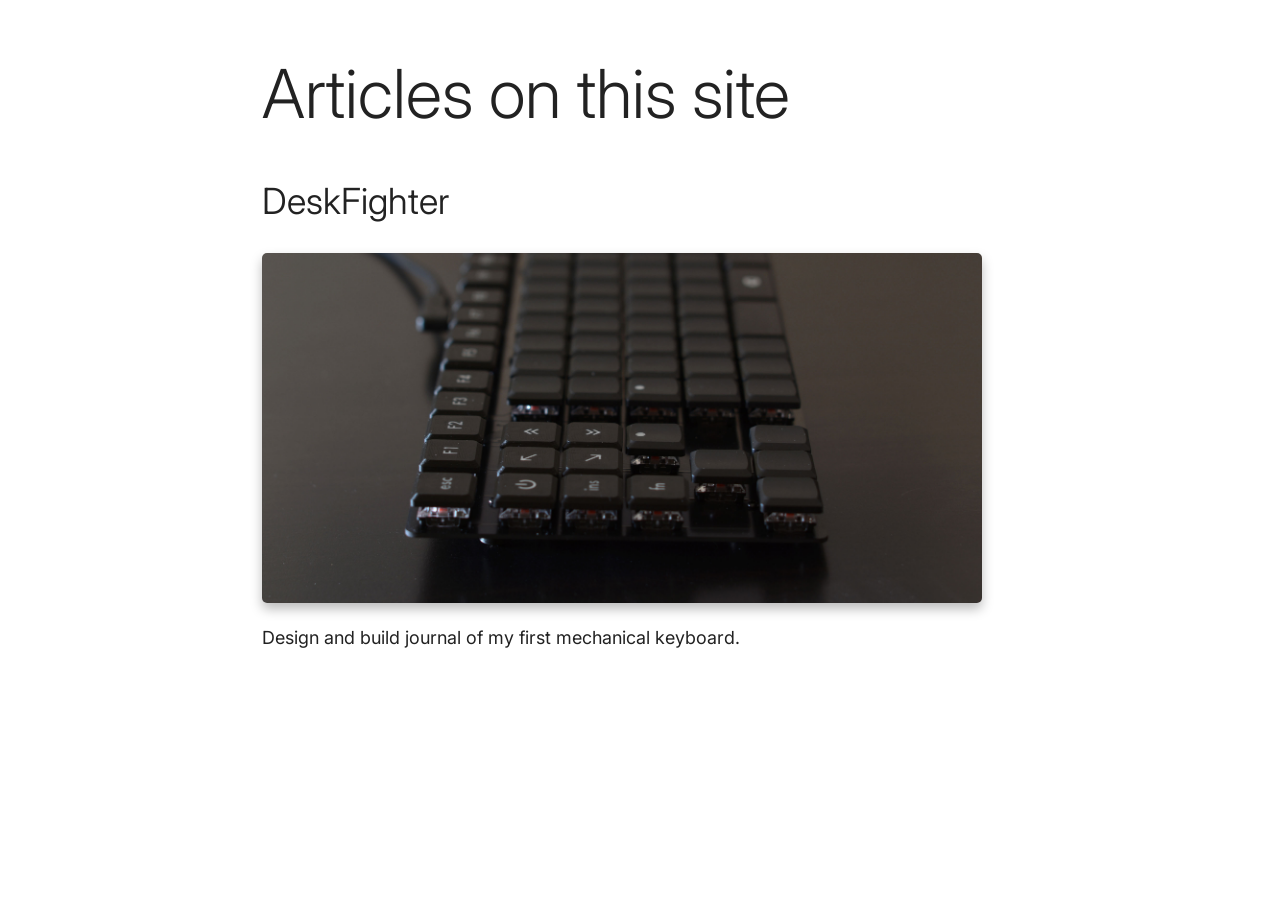
<file: index.html>
<!DOCTYPE html>
<html lang="en">

<head>
	<meta charset="UTF-8">
	<meta name="viewport" content="width=device-width, initial-scale=1.0">
	<title>Articles</title>
	<meta name="color-scheme" content="light dark" />
	<link href="/style/style.css" rel="stylesheet" media="all">
</head>

<body>
	<main>
		<h1>Articles on this site</h1>

		<section id="DeskFighter">
			<h2>DeskFighter</h2>
			<a href="DeskFighter/">
				<img src="DeskFighter/images/teaser.jpg" alt="low-key photo of keyboard with narrow depth of field" loading="lazy" width="3000" height="1458">
			</a>
			<p>Design and build journal of my first mechanical keyboard.</p>
		</section>
	</main>
</body>
</html>
</file>
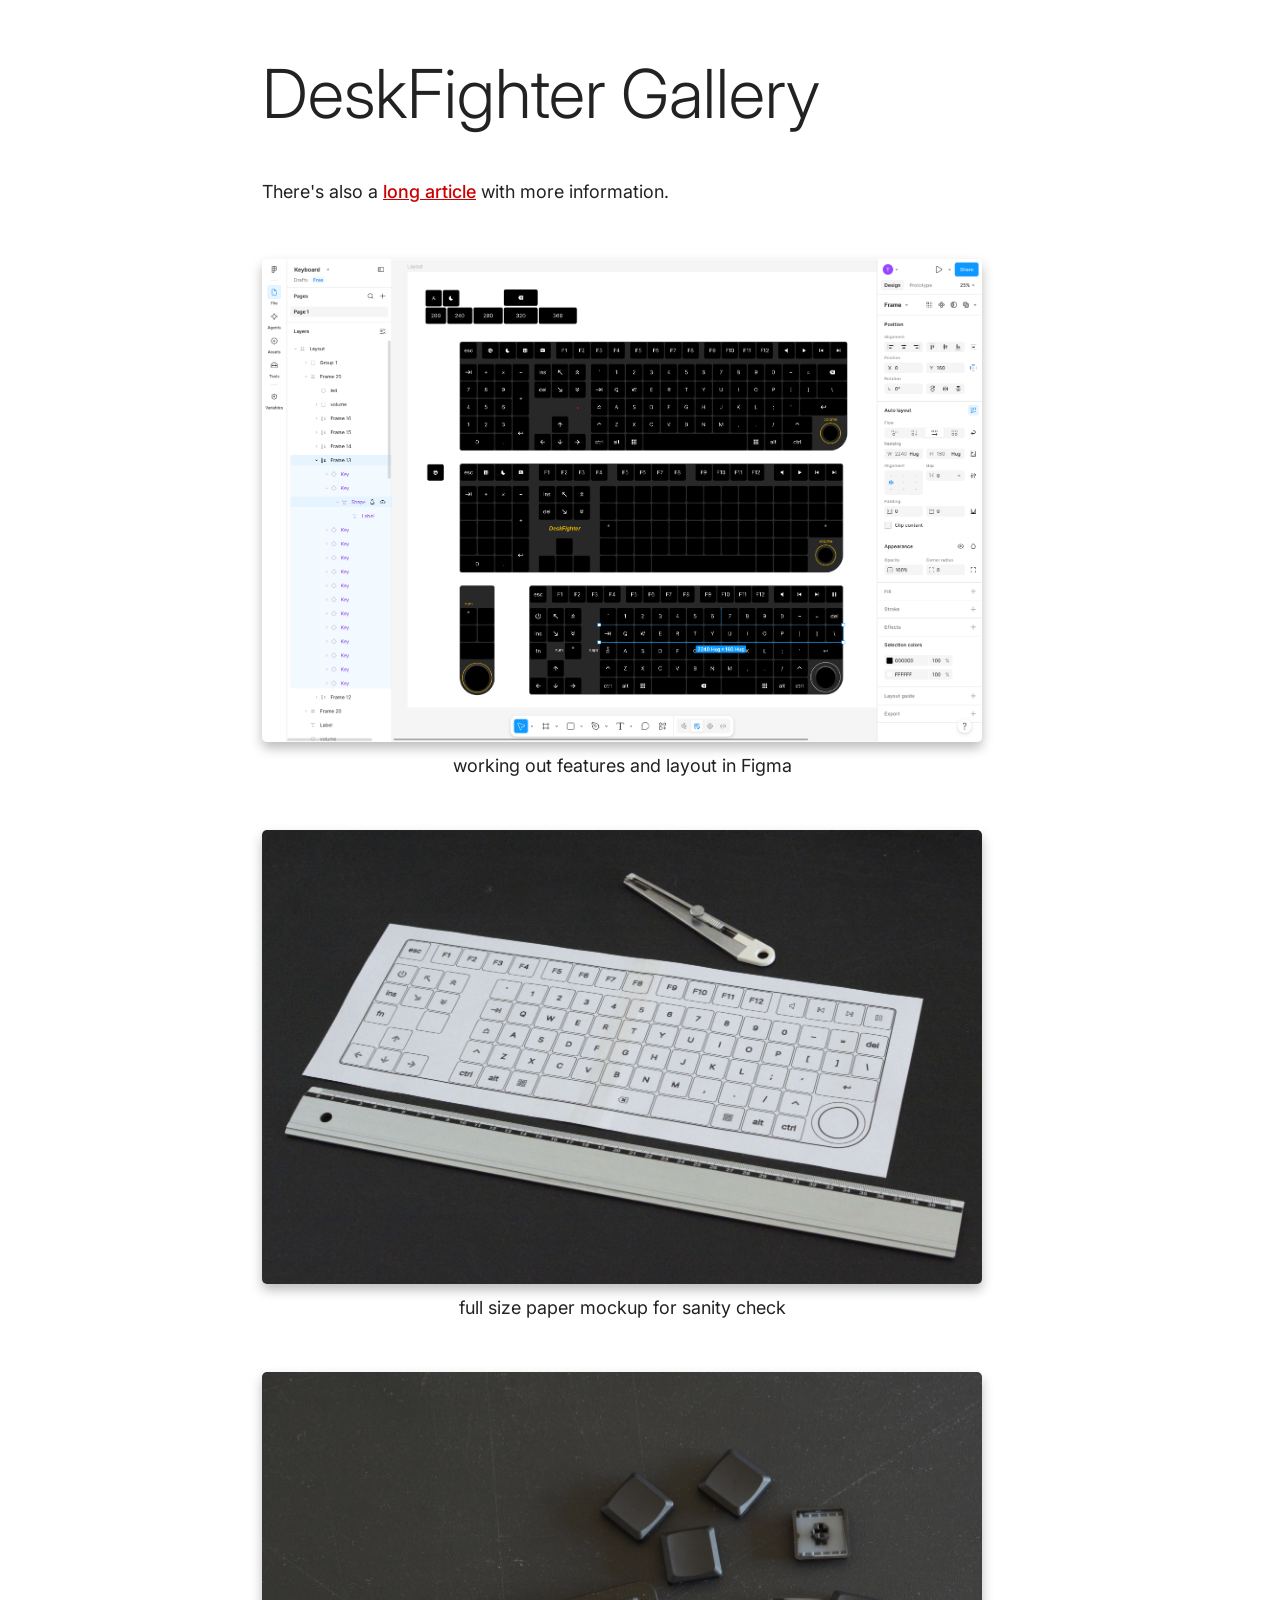
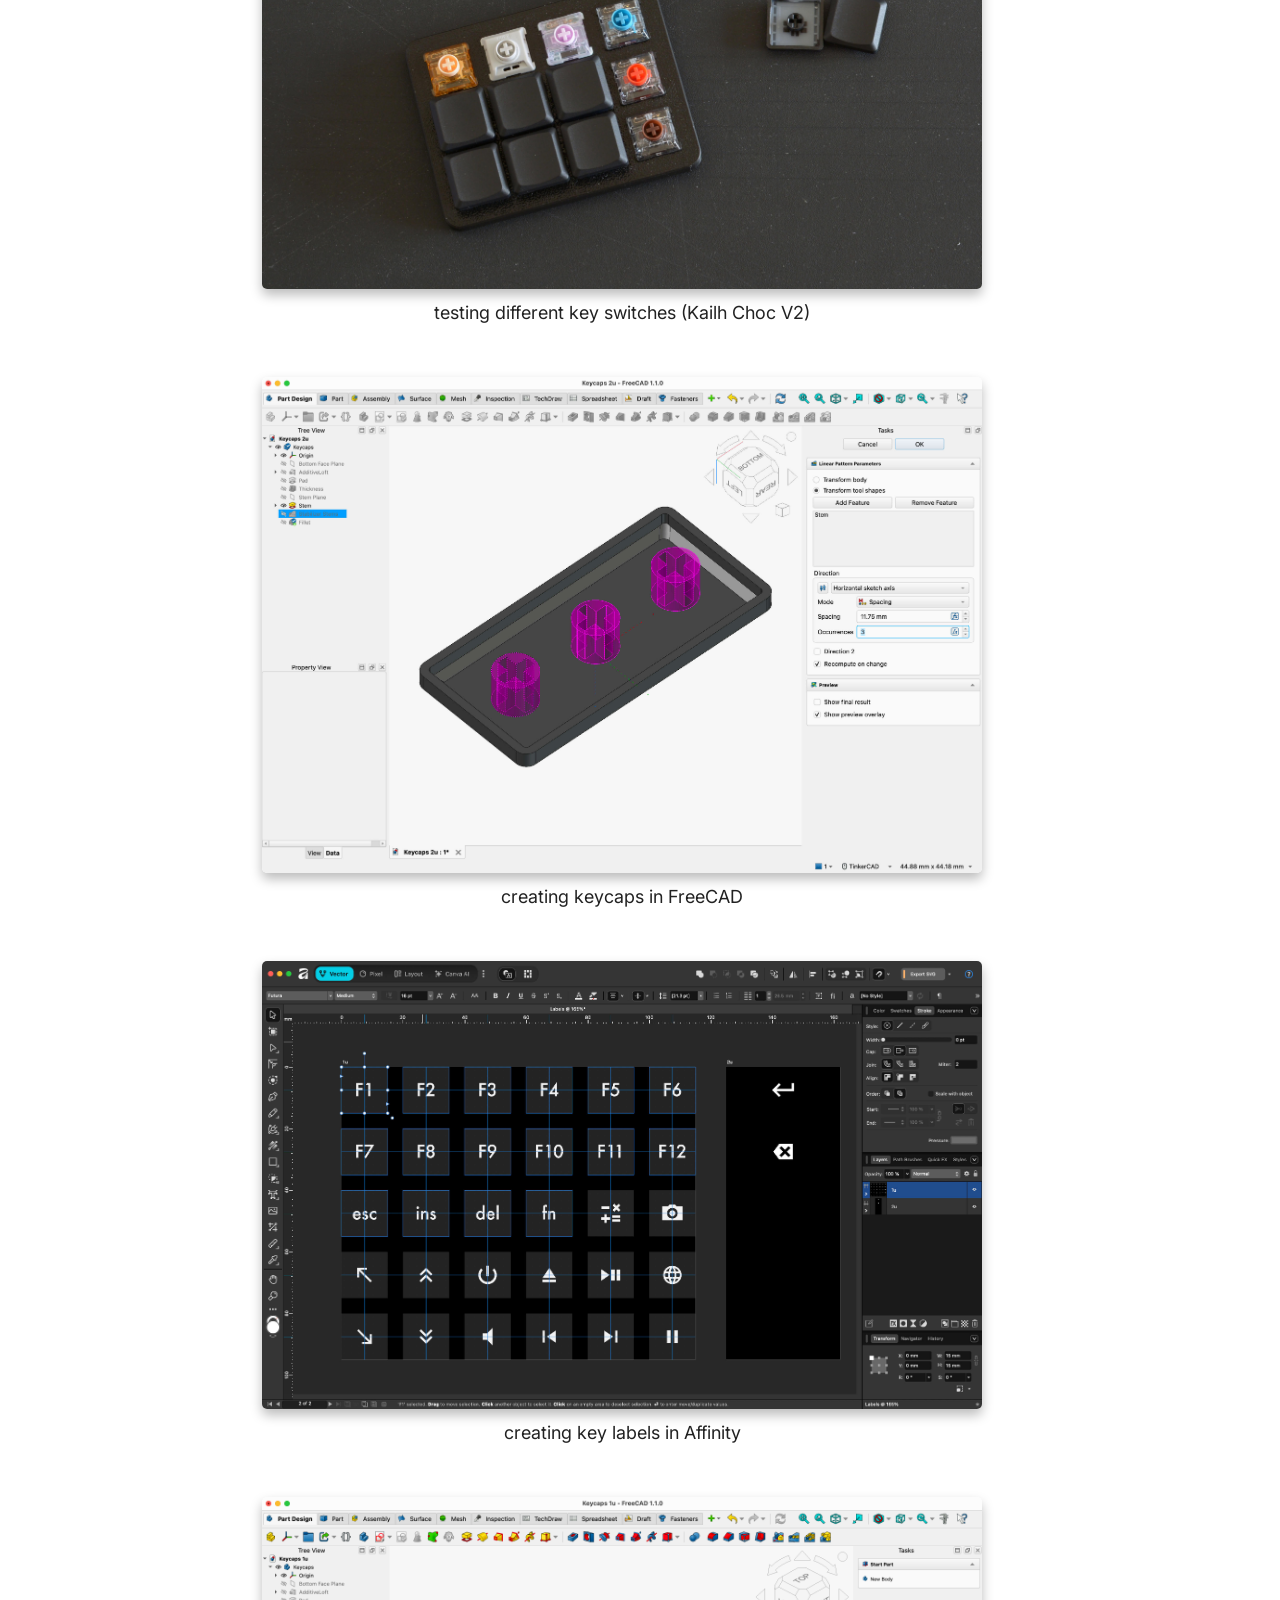
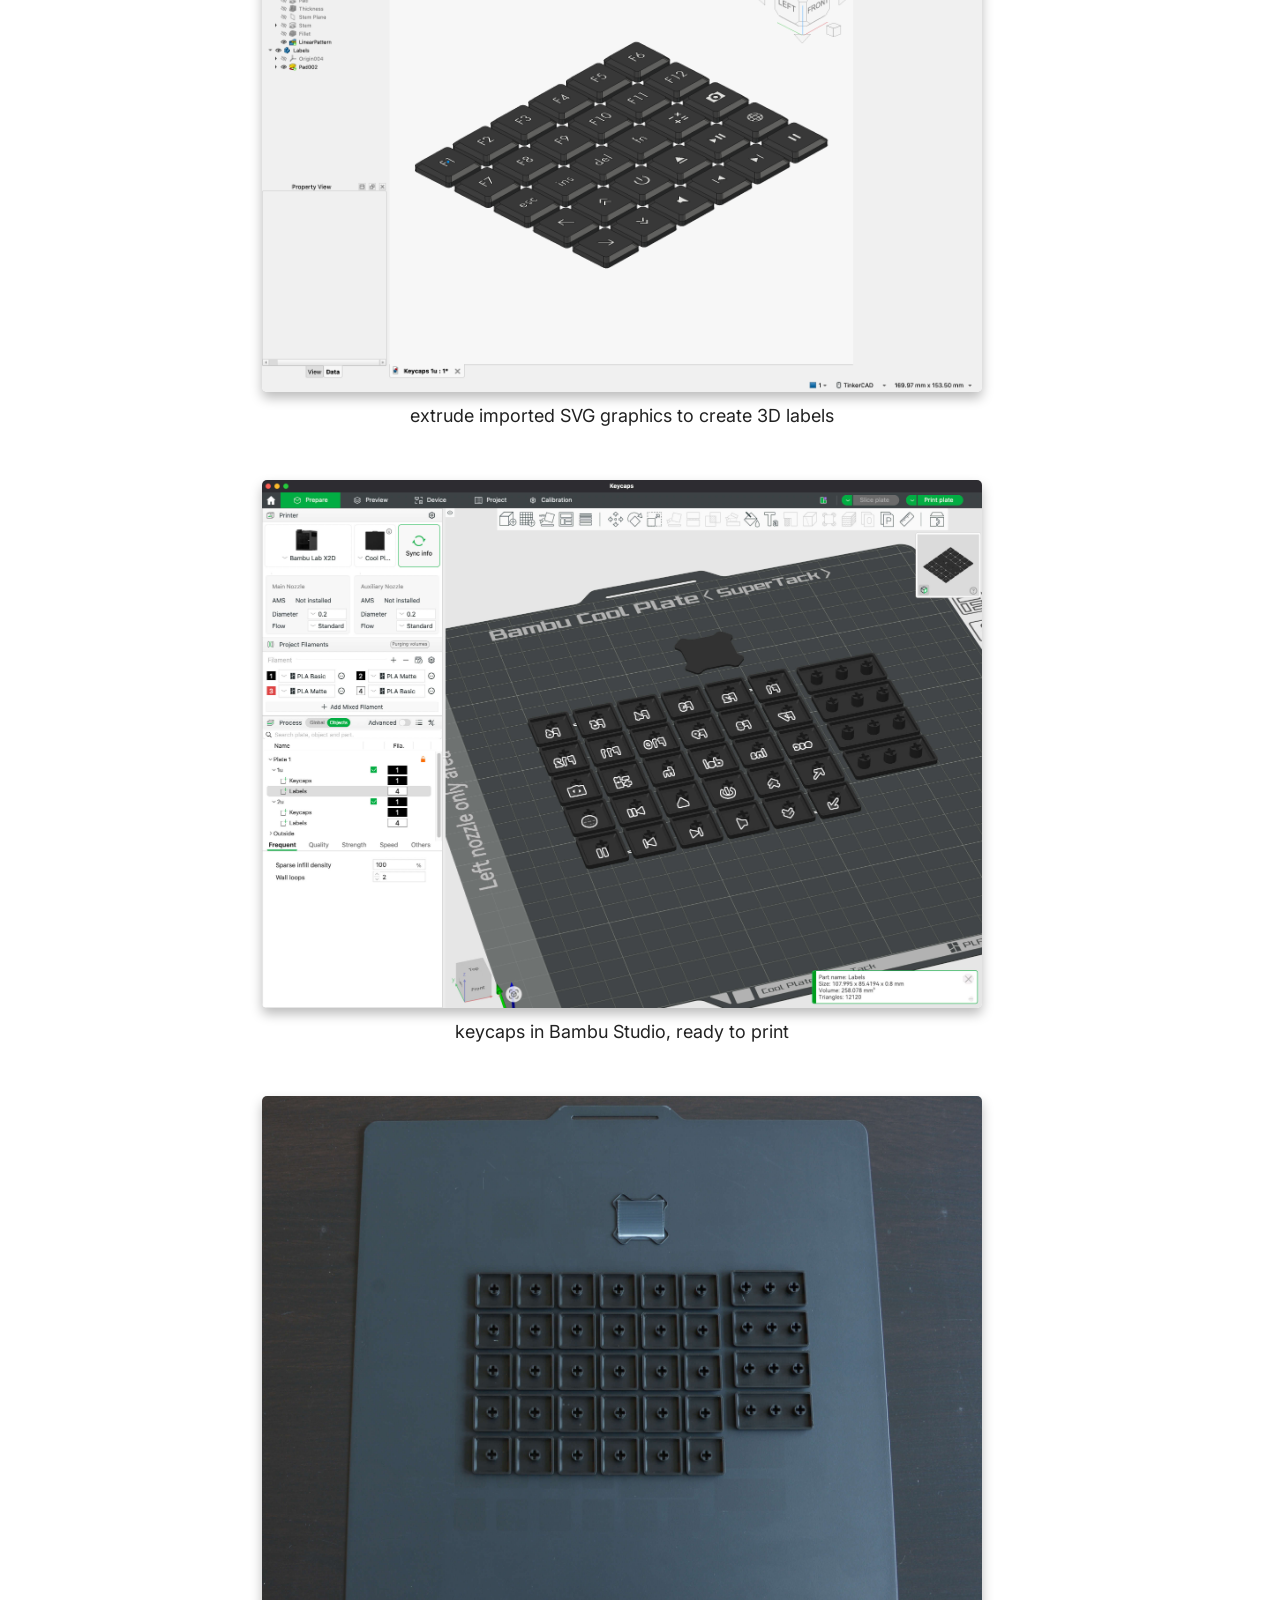
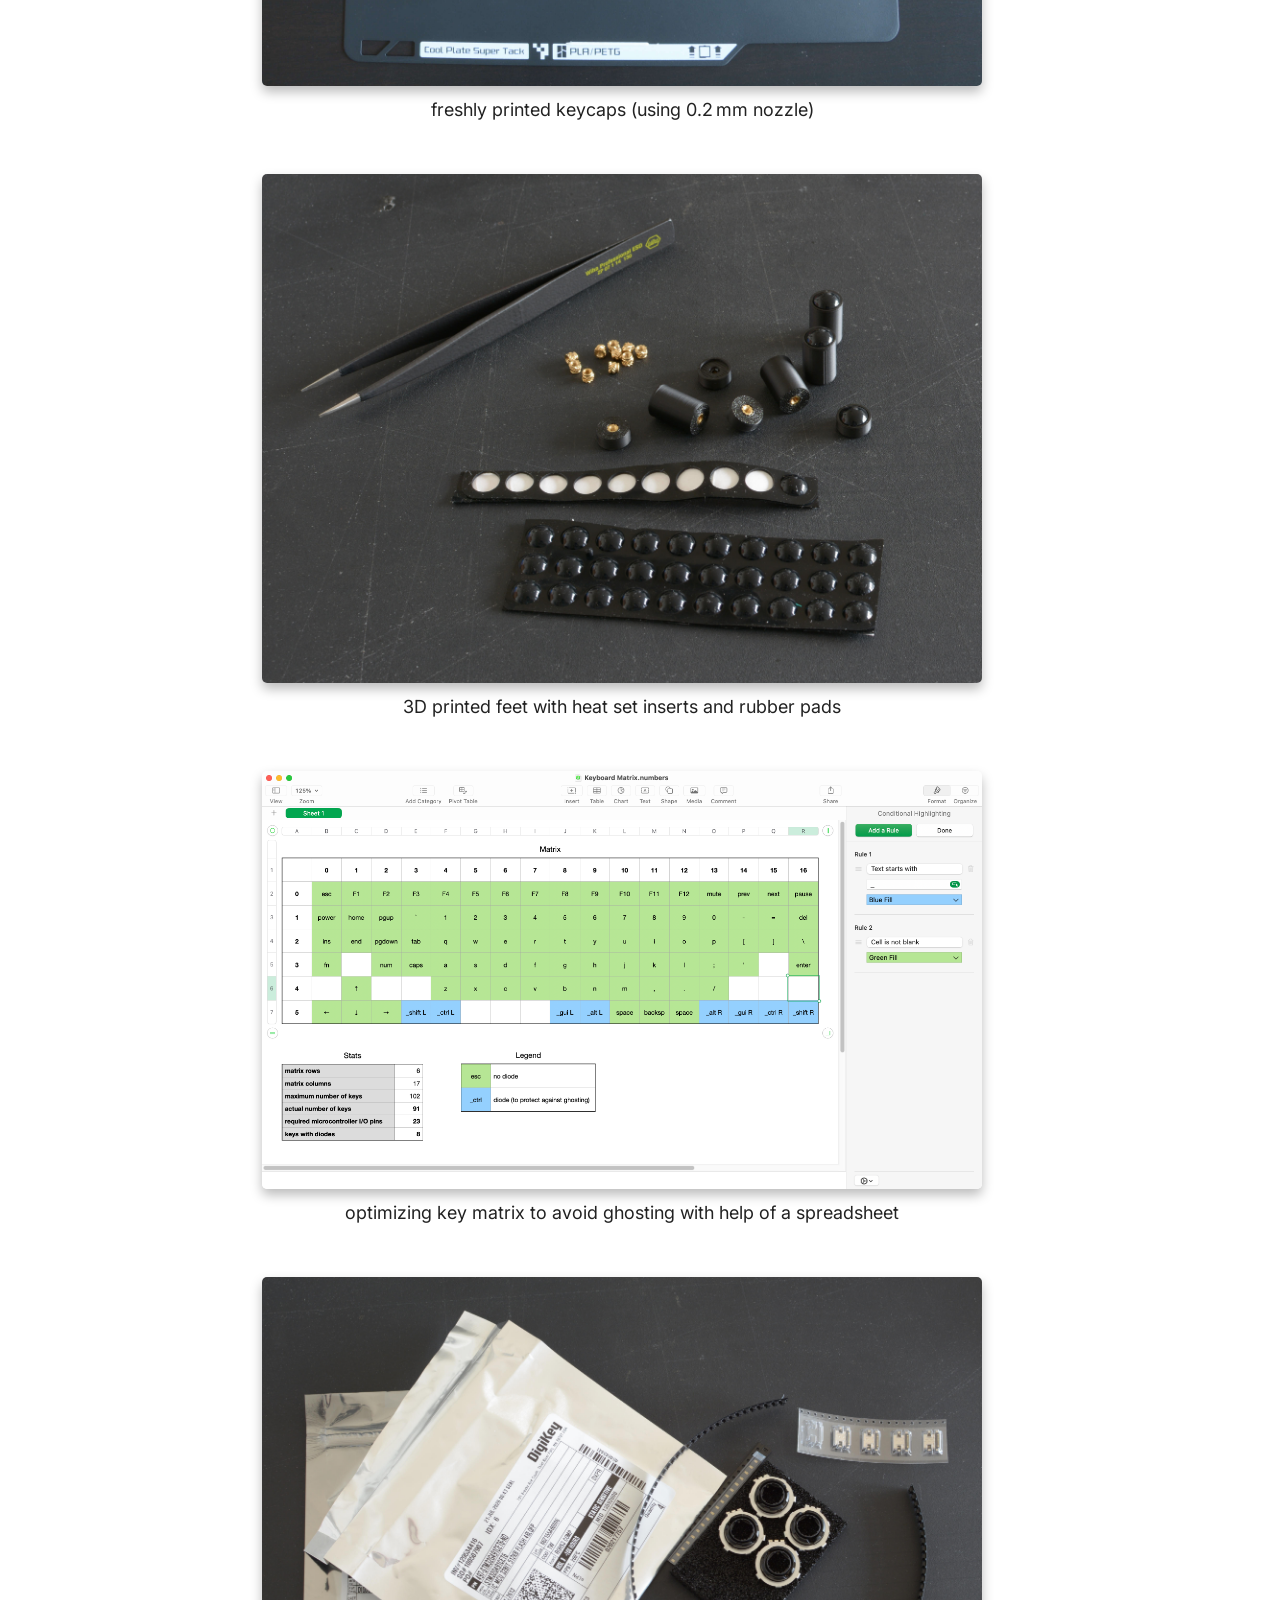
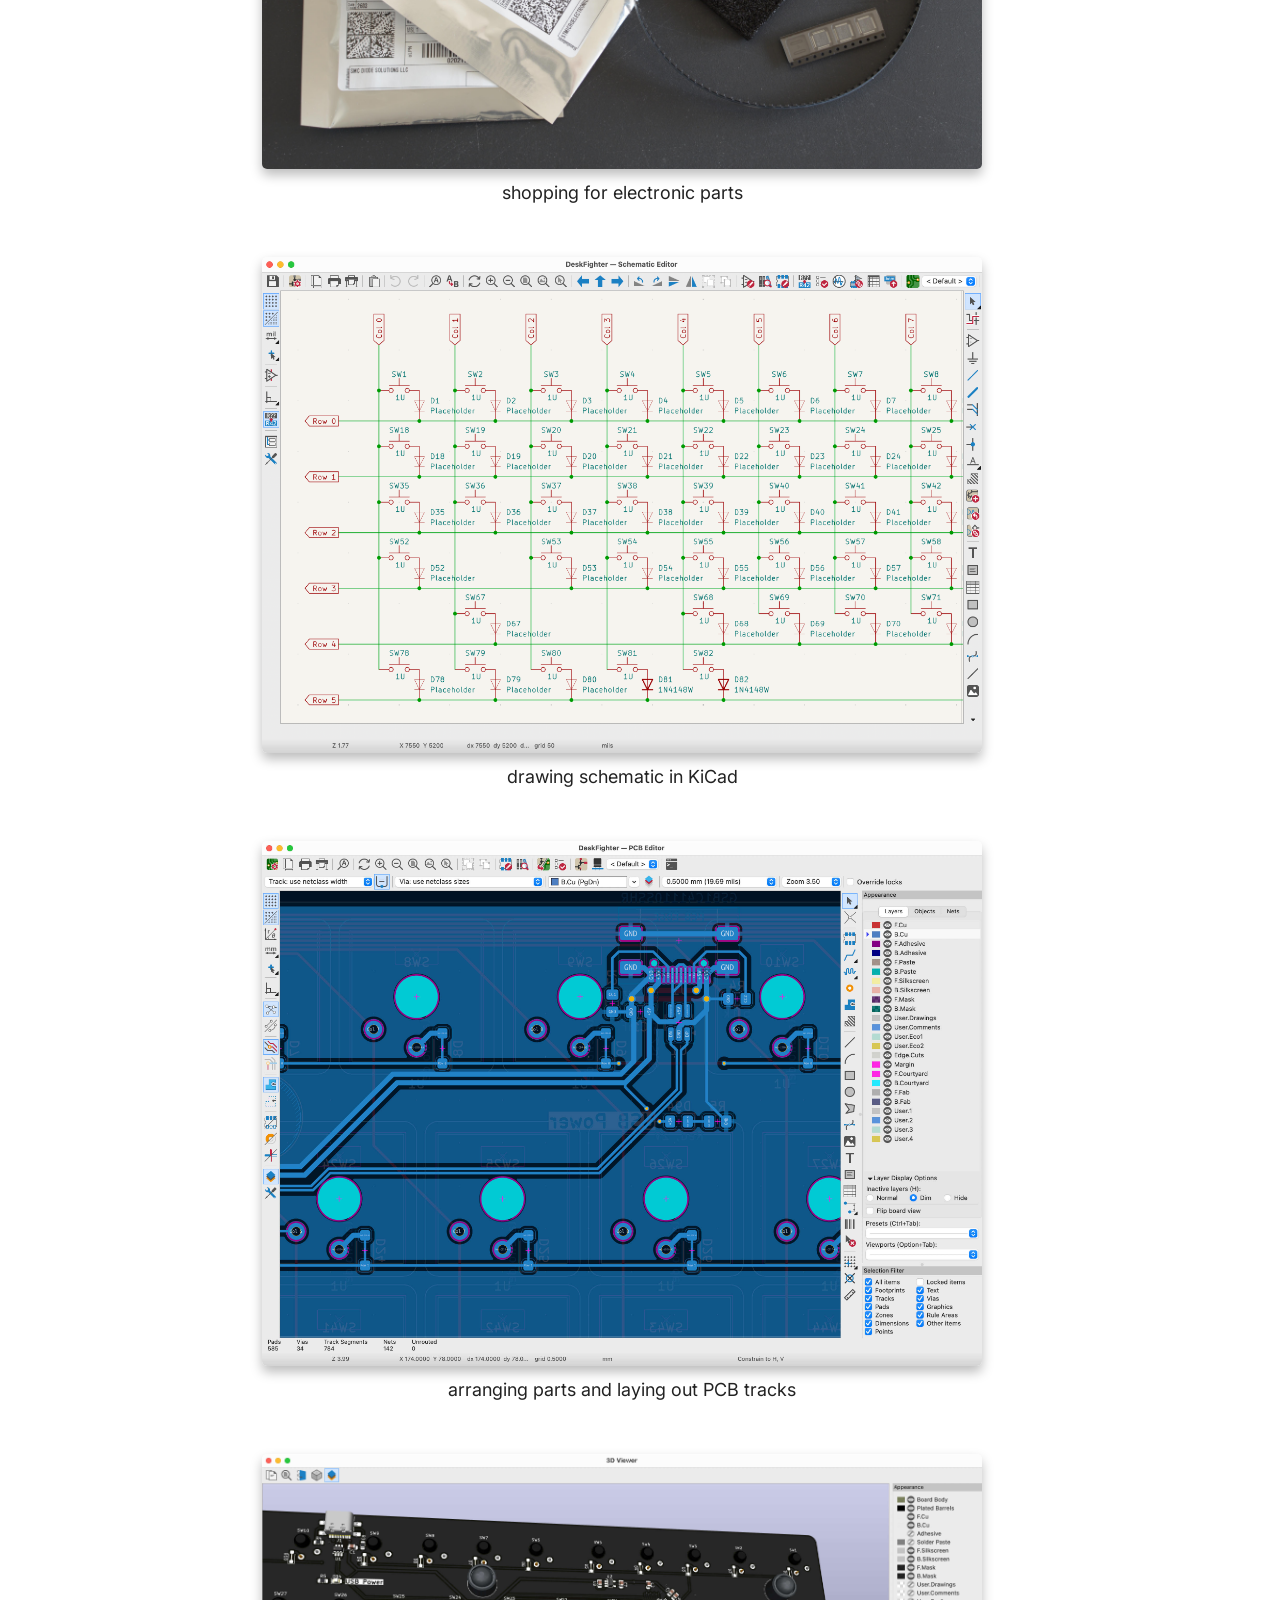
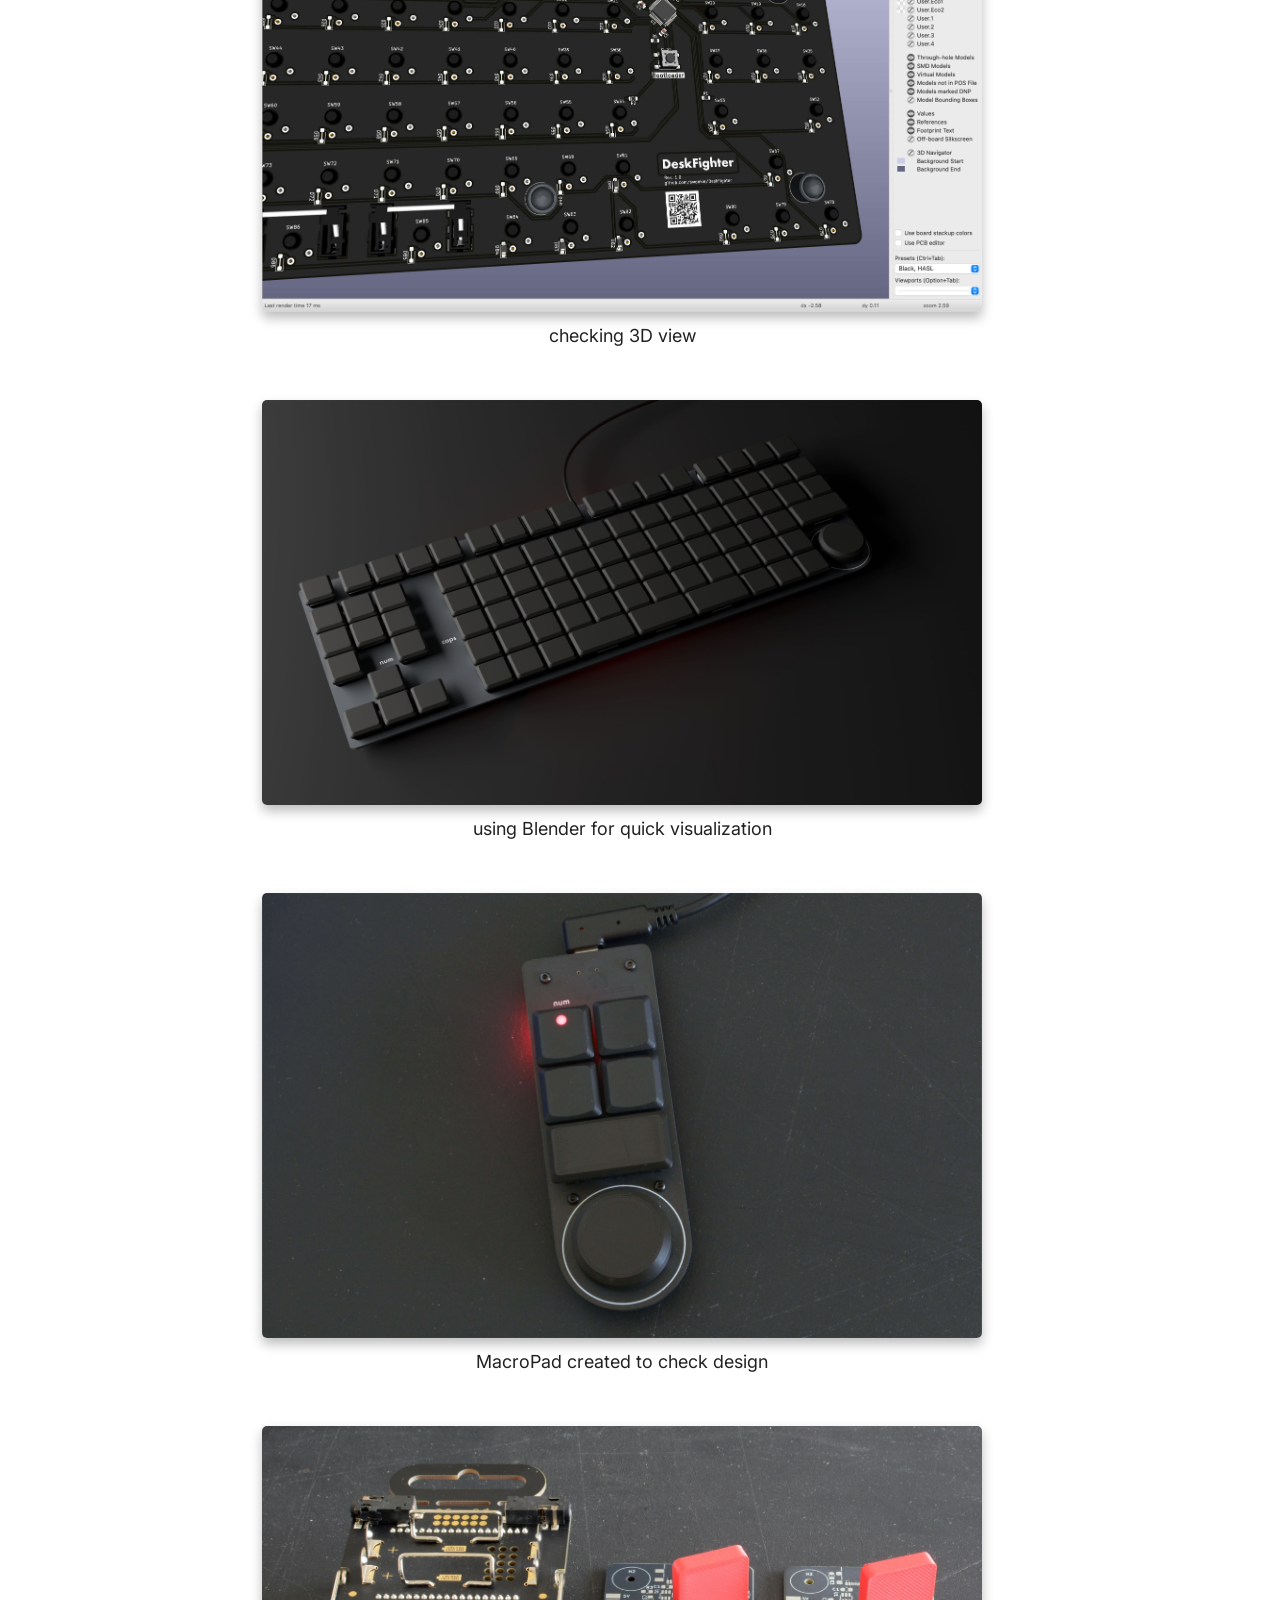
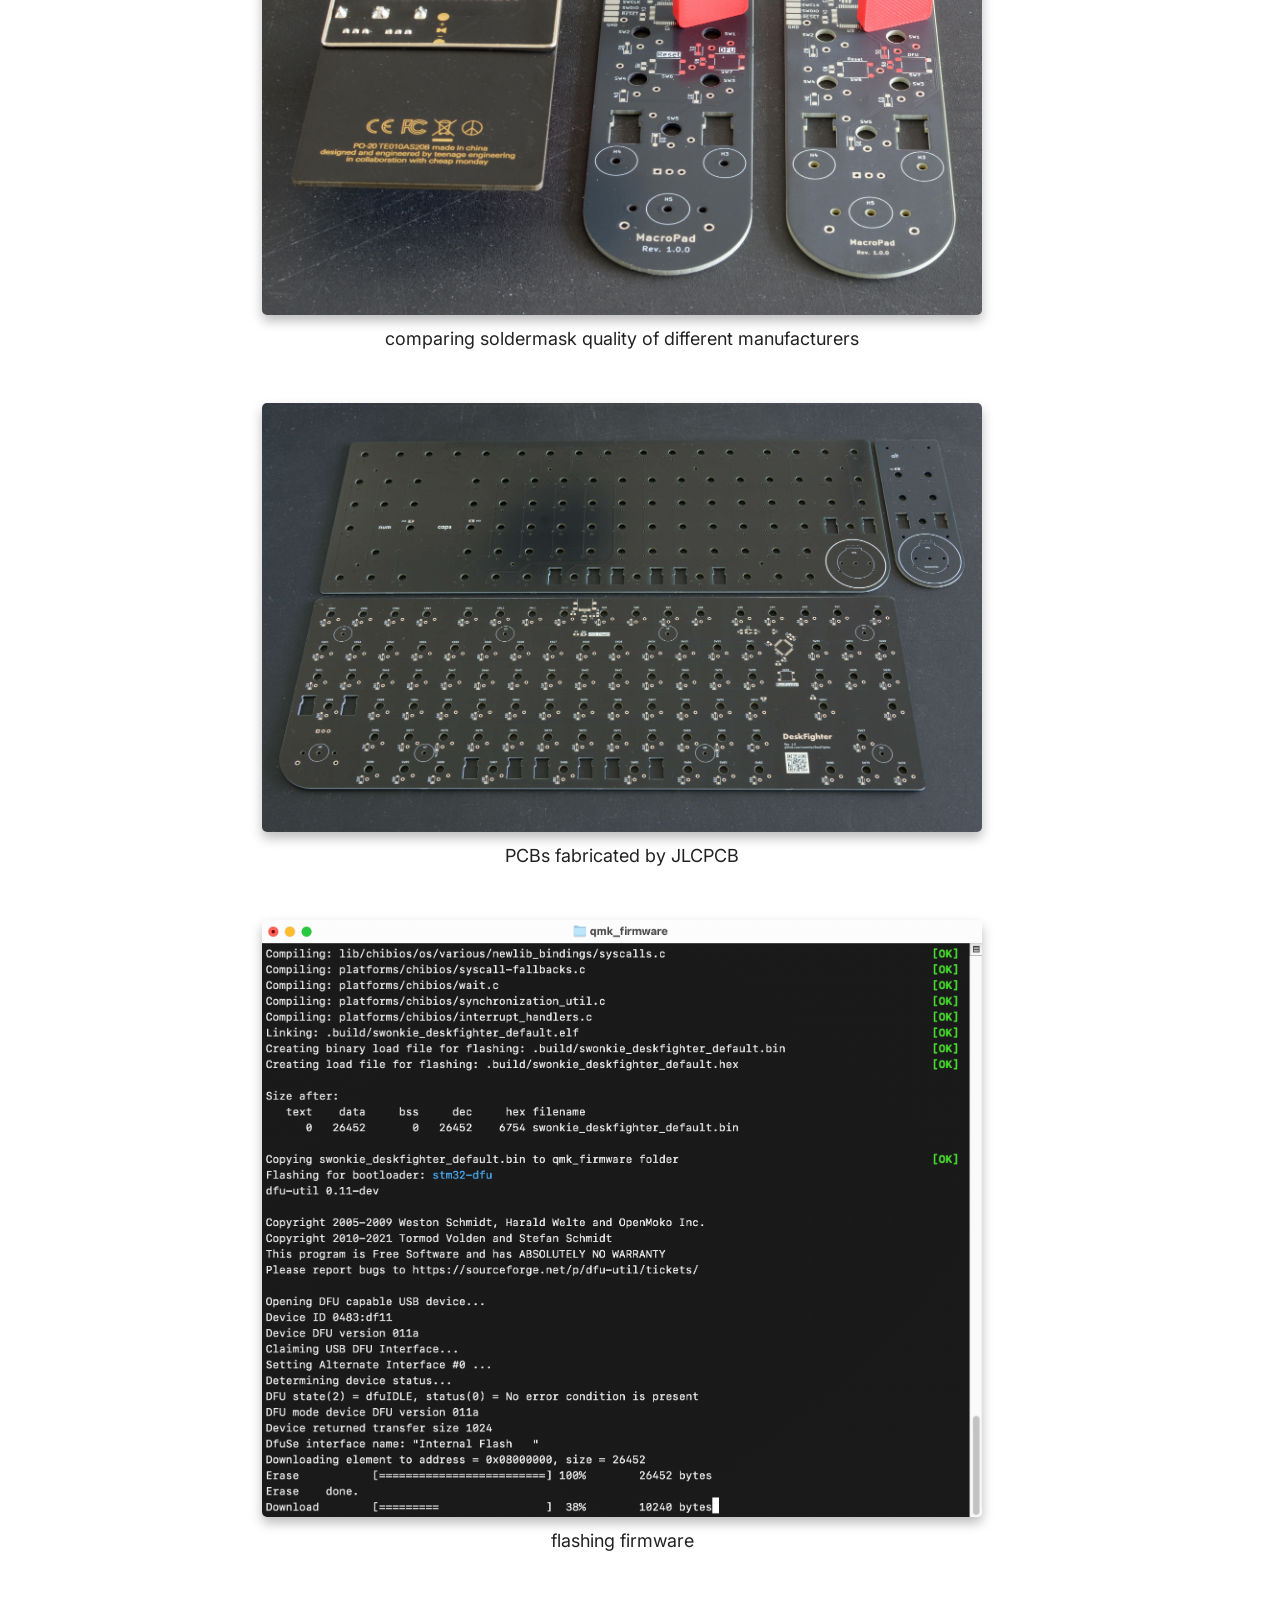
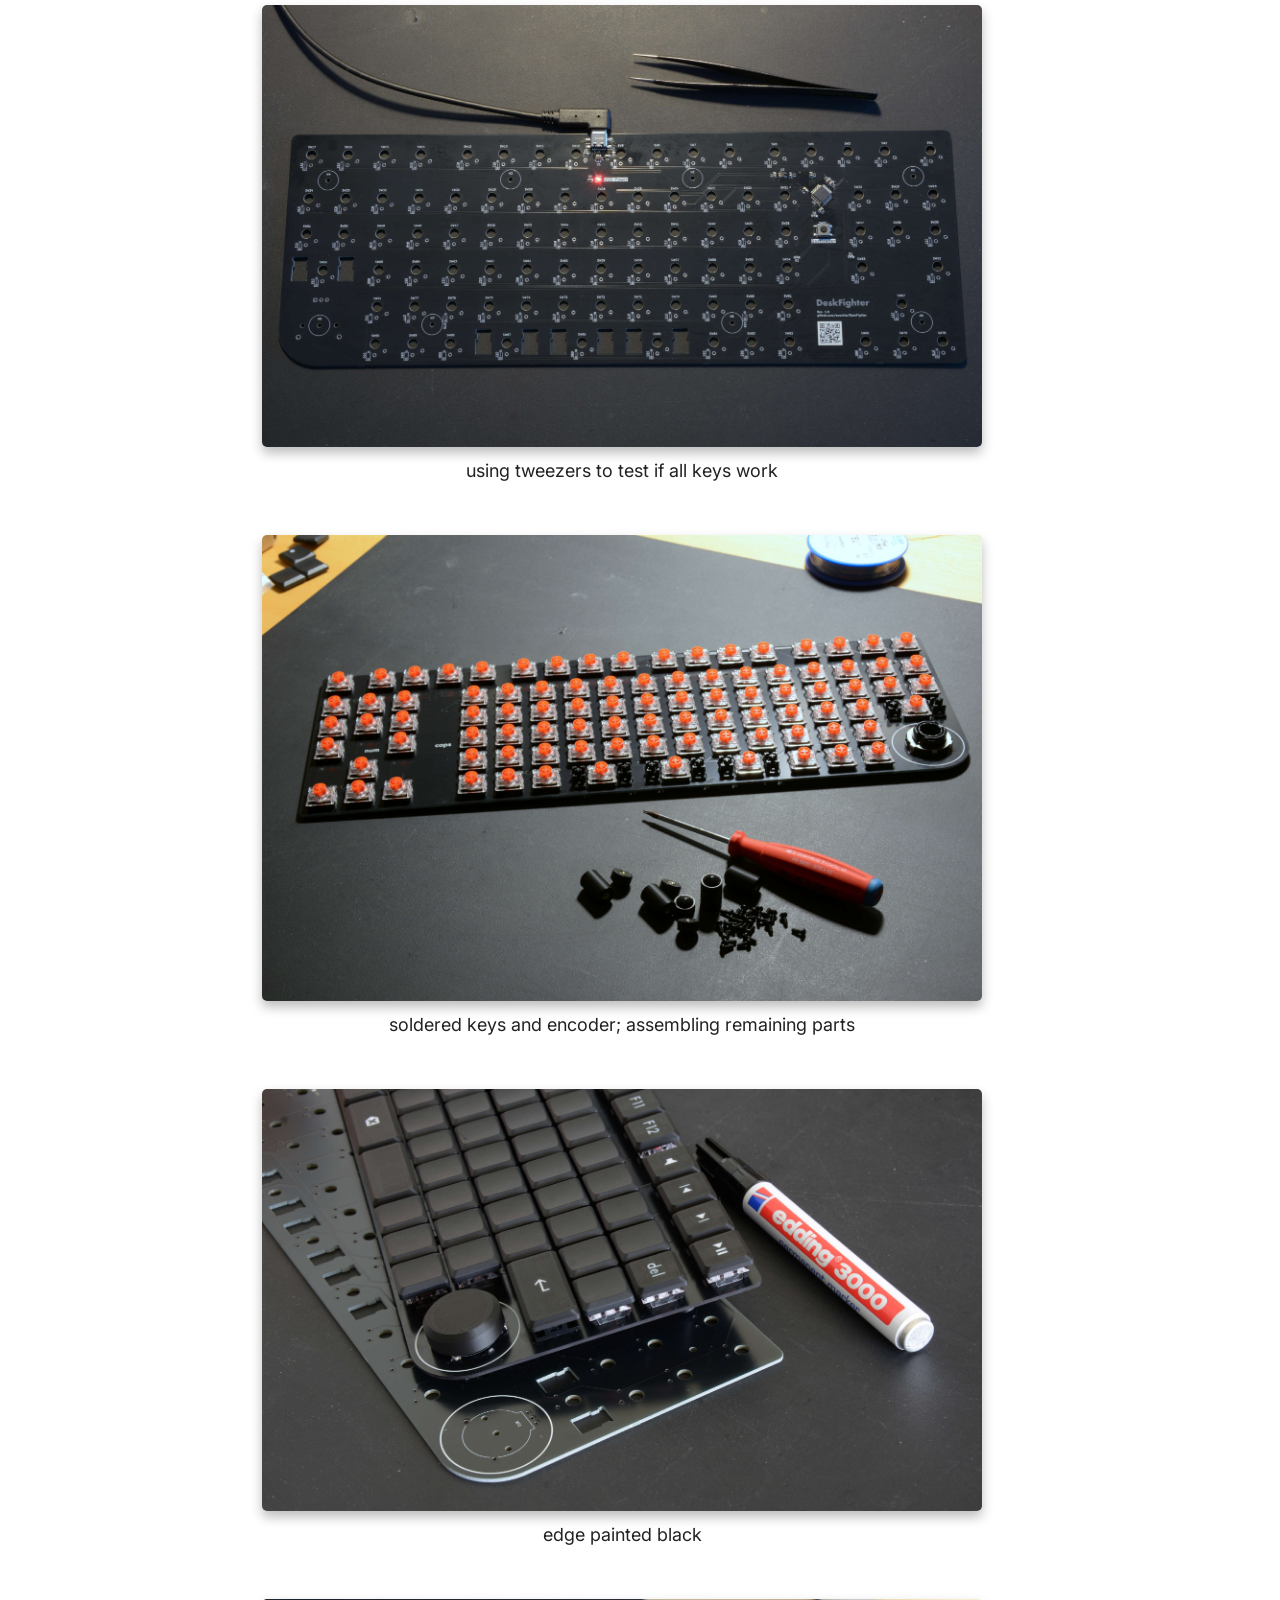
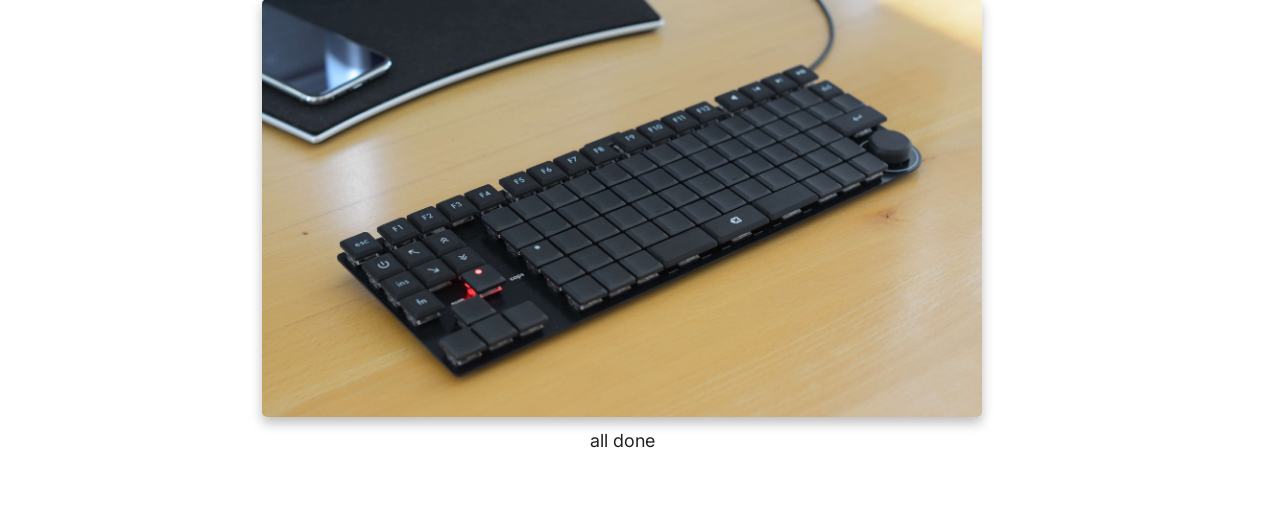
<file: DeskFighter/gallery.html>
<!DOCTYPE html>
<html lang="en">

<head>
	<meta charset="UTF-8">
	<meta name="viewport" content="width=device-width, initial-scale=1.0">
	<title>DeskFighter Keyboard Gallery</title>
	<meta name="color-scheme" content="light dark" />
	<link href="/style/style.css" rel="stylesheet" media="all">
	<link href="style/gallery.css" rel="stylesheet" media="all">
	<meta name="description" content="Image gallery for design and build process of DeskFighter keyboard." />
	<meta property="og:title" content="DeskFighter Gallery" />
	<meta property="description" content="Image gallery for design and build process of DeskFighter keyboard." />
	<meta property="og:description" content="Image gallery for design and build process of DeskFighter keyboard." />
	<meta property="og:image" content="https://haldimann.app/DeskFighter/images/teaser.jpg" />
	<meta property="og:image:alt" content="low-key photo of keyboard with narrow depth of field" />
	<meta property="og:image:type" content="image/jpeg" />
	<meta property="og:image:width" content="3000" />
	<meta property="og:image:height" content="1458" />
	<meta property="og:url" content="https://haldimann.app/DeskFighter/gallery.html" />
	<meta property="og:type" content="website" />
</head>

<body>
	<main>
		<h1>DeskFighter Gallery</h1>
		<p>There's also a <a href="./">long article</a> with more information.</p>
		<figure>
			<a href="images/Figma layout.png">
				<img src="images/Figma layout.png" alt="screenshot of the keyboard layout in Figma" loading="lazy" width="3306" height="2218">
			</a>
			<figcaption>working out features and layout in Figma</figcaption>
		</figure>
		<figure>
			<a href="images/paper prototype.jpg">
				<img src="images/paper prototype.jpg" alt="photo of keyboard layout paper printout" loading="lazy" width="3000" height="1895">
			</a>
			<figcaption>full size paper mockup for sanity check</figcaption>
		</figure>
		<figure>
			<a href="images/key samples.jpg">
				<img src="images/key samples.jpg" alt="photo of key sampler" loading="lazy" width="3000" height="2154">
			</a>
			<figcaption>testing different key switches (Kailh Choc V2)</figcaption>
		</figure>
		<figure>
			<a href="images/FreeCAD 2u keycap.jpg">
				<img src="images/FreeCAD 2u keycap.jpg" alt="screenshot of 2u keycap in FreeCAD" loading="lazy" width="3106" height="2138">
			</a>
			<figcaption>creating keycaps in FreeCAD</figcaption>
		</figure>
		<figure>
			<a href="images/label design.jpg">
				<img src="images/label design.jpg" alt="screenshot of key labels in Affinity" loading="lazy" width="3182" height="1978">
			</a>
			<figcaption>creating key labels in Affinity</figcaption>
		</figure>
		<figure>
			<a href="images/FreeCAD 1u keycaps.png">
				<img src="images/FreeCAD 1u keycaps.png" alt="screenshot of 1u keycaps with labels in FreeCAD" loading="lazy" width="3108" height="2140">
			</a>
			<figcaption>extrude imported SVG graphics to create 3D labels</figcaption>
		</figure>
		<figure>
			<a href="images/Bambu Studio keycaps.jpg">
				<img src="images/Bambu Studio keycaps.jpg" alt="screenshot of keycaps in Bambu Studio" loading="lazy" width="3264" height="2394">
			</a>
			<figcaption>keycaps in Bambu Studio, ready to print</figcaption>
		</figure>
		<figure>
			<a href="images/printed keycaps.jpg">
				<img src="images/printed keycaps.jpg" alt="photo of 3D printed keycaps, still on build plate" loading="lazy" width="3000" height="2456">
			</a>
			<figcaption>freshly printed keycaps (using 0.2 mm nozzle)</figcaption>
		</figure>
		<figure>
			<a href="images/feet.jpg">
				<img src="images/feet.jpg" alt="photo of 3D printed feet with heat set inserts and rubber pads" loading="lazy" width="3000" height="2123">
			</a>
			<figcaption>3D printed feet with heat set inserts and rubber pads</figcaption>
		</figure>
		<figure>
			<a href="images/keyboard matrix.png">
				<img src="images/keyboard matrix.png" alt="screenshot of spreadsheet with keyboard matrix" loading="lazy" width="2868" height="1664">
			</a>
			<figcaption>optimizing key matrix to avoid ghosting with help of a spreadsheet</figcaption>
		</figure>
		<figure>
			<a href="images/electronic parts.jpg">
				<img src="images/electronic parts.jpg" alt="photo of electronic components on table" loading="lazy" width="3000" height="2051">
			</a>
			<figcaption>shopping for electronic parts</figcaption>
		</figure>
		<figure>
			<a href="images/KiCad schematic.png">
				<img src="images/KiCad schematic.png" alt="screenshot of schematic in KiCad" loading="lazy" width="2670" height="1838">
			</a>
			<figcaption>drawing schematic in KiCad</figcaption>
		</figure>
		<figure>
			<a href="images/KiCad PCB.jpg">
				<img src="images/KiCad PCB.jpg" alt="screenshot of routed PCB in KiCad" loading="lazy" width="2788" height="2034">
			</a>
			<figcaption>arranging parts and laying out PCB tracks</figcaption>
		</figure>
		<figure>
			<a href="images/KiCad 3D viewer.jpg">
				<img src="images/KiCad 3D viewer.jpg" alt="screenshot of kicad 3d viewer with keyboard pcb" loading="lazy" width="3058" height="1944">
			</a>
			<figcaption>checking 3D view</figcaption>
		</figure>
		<figure>
			<a href="images/render.jpg">
				<img src="images/render.jpg" alt="rendering of the keyboard including keys, keycaps and USB wire" loading="lazy" width="3840" height="2160">
			</a>
			<figcaption>using Blender for quick visualization</figcaption>
		</figure>
		<figure>
			<a href="images/MacroPad.jpg">
				<img src="images/MacroPad.jpg" alt="photo of macro pad" loading="lazy" width="2916" height="1801">
			</a>
			<figcaption>MacroPad created to check design</figcaption>
		</figure>
		<figure>
			<a href="images/black soldermask.jpg">
				<img src="images/black soldermask.jpg" alt="photo of PCBs with different quality black soldermask" loading="lazy" width="3000" height="2039">
			</a>
			<figcaption>comparing soldermask quality of different manufacturers</figcaption>
		</figure>
		<figure>
			<a href="images/DeskFighter PCB.jpg">
				<img src="images/DeskFighter PCB.jpg" alt="photo of DeskFighter PCBs, front and back" loading="lazy" width="3000" height="1786">
			</a>
			<figcaption>PCBs fabricated by JLCPCB</figcaption>
		</figure>
		<figure>
			<a href="images/flashing.png">
				<img src="images/flashing.png" alt="screenshot of terminal while writing firmware to microcontroller" loading="lazy" width="1729" height="1435">
			</a>
			<figcaption>flashing firmware</figcaption>
		</figure>
		<figure>
			<a href="images/PCB testing.jpg">
				<img src="images/PCB testing.jpg" alt="photo of DeskFighter PCB with soldered SMD components and red power LED lit" loading="lazy" width="3000" height="1842">
			</a>
			<figcaption>using tweezers to test if all keys work</figcaption>
		</figure>
		<figure>
			<a href="images/PCB finished soldering.jpg">
				<img src="images/PCB finished soldering.jpg" alt="photo of PCB with all keys soldered" loading="lazy" width="3000" height="1941">
			</a>
			<figcaption>soldered keys and encoder; assembling remaining parts</figcaption>
		</figure>
		<figure>
			<a href="images/PCB with black edge.jpg">
				<img src="images/PCB with black edge.jpg" alt="photo of PCB with black painted edge" loading="lazy" width="3000" height="1757">
			</a>
			<figcaption>edge painted black</figcaption>
		</figure>
		<figure>
			<a href="images/keyboard on desk.jpg">
				<img src="images/keyboard on desk.jpg" alt="photo of keyboard on desk" loading="lazy" width="3000" height="1742">
			</a>
			<figcaption>all done</figcaption>
		</figure>
	</main>
</body>

</html>
</file>
<file: style/style.css>
@font-face {
	font-family: Inter;
	src: url("Inter.woff2") format("woff2");
}

:root {
	font-size: 18px;
	color-scheme: light dark;
	--column-width: 40rem;
	--line-height: 1.4rem;
	--fg-color: #222;
	--bg-color: #fff;
	--accent-color: #c00;
	--alt-row-color: #eee;
	scroll-behavior: smooth;
	scrollbar-color: var(--accent-color) var(--bg-color);
	accent-color: var(--accent-color);
}

body {
	color: var(--fg-color);
	background-color: var(--bg-color);
	display: grid;
	grid-template-columns: auto var(--column-width) 2rem auto;
	font-family: Inter, sans-serif;
}

h1 {
	font-size: 3.75rem;
	font-weight: 300;
}

h2 {
	font-size: 2rem;
	font-weight: 350;
}

h3 {
	font-size: 1.68rem;
	font-weight: 360;
}

h4 {
	font-size: 1.41rem;
	font-weight: 370;
}

h5 {
	font-size: 1.19rem;
	font-weight: 380;
}

h6 {
	font-size: 1rem;
	font-weight: 390;
}

p {
	line-height: var(--line-height);

	&.footnote {
		font-size: 16px;
		font-weight: 300;
		margin: 0;
	}
}

ol, ul {
	line-height: var(--line-height);
	padding-left: 1rem;

	li {
		margin-top: 0.5rem;
	}
}

img {
	width: 100%;
	height: auto;
	border-radius: 5px;
	box-shadow: 0 6px 12px #0004;
}

a {
	color: var(--accent-color);
	font-weight: 500;
}

blockquote {
	font-style: italic;
	margin: 1rem 0;
	padding-left: calc(1rem - 4px);
	border-left: 4px solid var(--accent-color);
}

table {
	font-size: 16px;
	border-collapse: collapse;
    font-variant-numeric: tabular-nums;

	th {
		font-weight: 300;
		font-style: italic;
		padding-bottom: 0.5rem;
	}

	th, td {
		text-align: right;
		vertical-align: baseline;
		padding-left: 1rem;
		line-height: var(--line-height);
	}

	th:first-child, td:first-child {
		text-align: left;
		font-variant: normal;
		padding-left: 0;
	}

	tr:nth-child(even) {
		background-color: var(--alt-row-color);
	}

	tfoot {
		font-weight: 600;
		border-top: 1px solid;
	}
}

::selection {
	color: var(--bg-color);
	background-color: var(--accent-color);
}

#toc {
	position: sticky;
	grid-column-start: 4;
	top: 2rem;
	align-self: start;
	font-size: 0.9rem;

	a {
		text-decoration: none;
		padding: 1px 5px 2px 5px;
		border-radius: 3px;
	}

	ol {
		line-height: normal;
		list-style: none;
	}

	li {
		margin-top: 0.3rem;

		&.active > a {
			color: var(--bg-color);
			background-color: var(--accent-color);
		}
	}
}

main {
	grid-column-start: 2;
	grid-row-start: 1;
}

section {
	scroll-margin-top: 1rem;
}

@media (width < 64rem) {
	body {
		grid-template-columns: auto;
	}

	#toc {
		display: none;
		/* position: relative;
		grid-column-start: 2;
		grid-row-start: 1; */
	}

	main {
		grid-row-start: 1;
		grid-column-start: 1;
	}
}

@media (prefers-color-scheme: dark) {
	:root {
		--fg-color: #ccc;
		--bg-color: #000;
		--accent-color: #fb0;
		--alt-row-color: #222;
	}

	img {
		box-shadow: none;
	}
}

@media (prefers-reduced-motion: reduce) {
	:root {
		scroll-behavior: auto;
	}
}
</file>
<file: DeskFighter/style/gallery.css>
figure {
	margin: 3rem 0;
}

figcaption {
	text-align: center;
	margin-top: 0.5rem;
}
</file>
